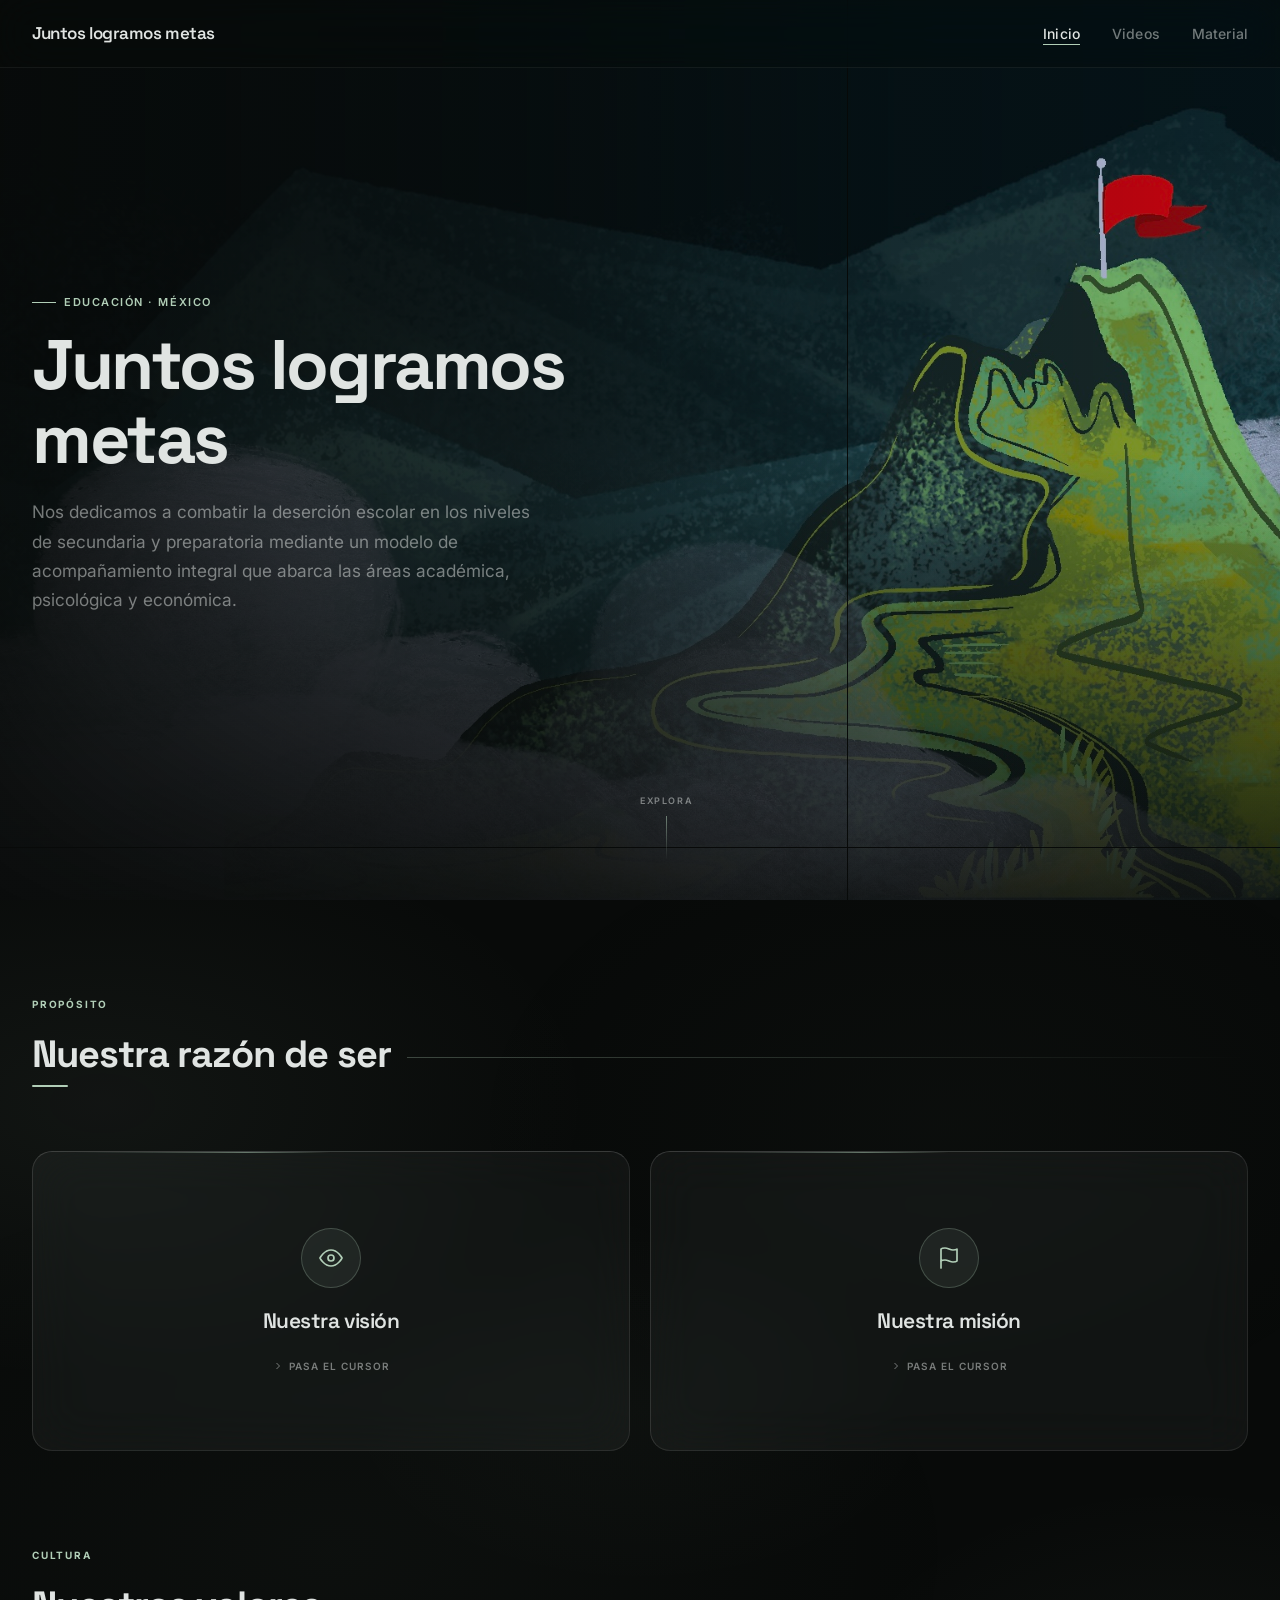
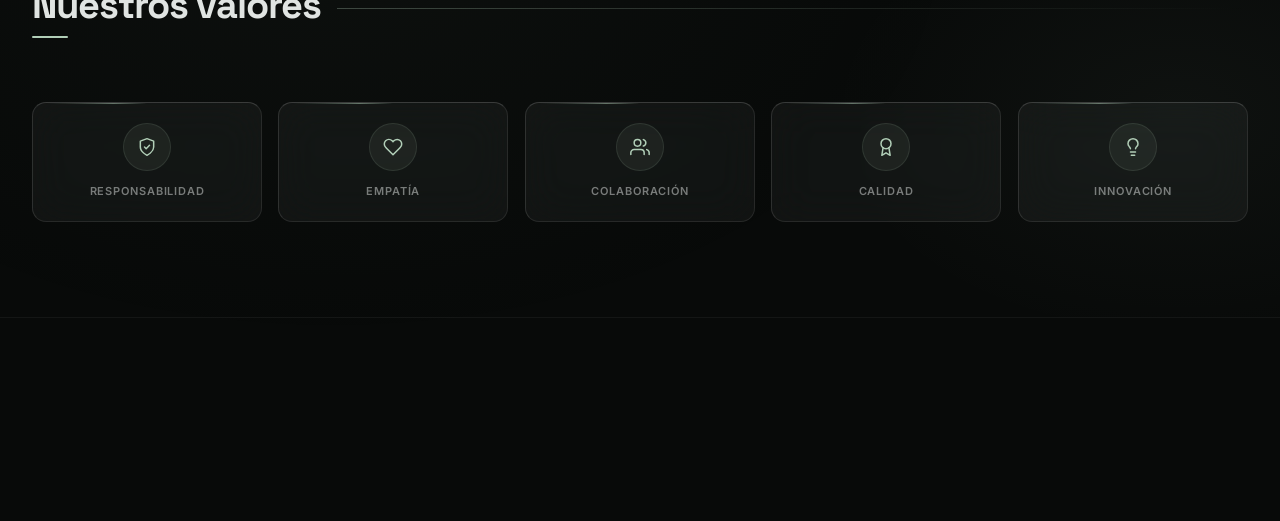
<file: index.html>
<!DOCTYPE html>
<html lang="es">
<head>
    <meta charset="UTF-8">
    <meta name="viewport" content="width=device-width, initial-scale=1.0">
    <title>Juntos logramos metas</title>
    <meta name="description" content="Combatimos la deserción escolar en México con acompañamiento integral académico, psicológico y económico.">
    <link rel="preconnect" href="https://fonts.googleapis.com">
    <link rel="preconnect" href="https://fonts.gstatic.com" crossorigin>
    <link href="https://fonts.googleapis.com/css2?family=Space+Grotesk:wght@400;500;600;700&family=Inter:wght@400;500;600&display=swap" rel="stylesheet">
    <link rel="stylesheet" href="styles.css">
</head>
<body>

  <!-- ===== NAV ===== -->
    <header>
        <nav class="nav" aria-label="Navegación principal">
            <p class="nav-logo">Juntos logramos metas</p>
            <ul class="nav-links" role="list">
                <li><a href="index.html" class="active" aria-current="page">Inicio</a></li>
                <li><a href="videos.html">Videos</a></li>
                <li><a href="material.html">Material</a></li>
            </ul>
        </nav>
    </header>

    <!-- ===== HERO ===== -->
    <main>
        <section class="hero" aria-label="Portada">

      <!-- Background video -->
        <div class="hero-video-wrap" aria-hidden="true">
            <!--<video class="hero-video" src="assets/drawing.mov" autoplay muted loop playsinline preload="auto" aria-hidden="true"></video>-->
            <img class="hero-video" src="assets/drawing.jpeg">
        </div>

      <!-- Cinematic directional overlay -->
        <div class="hero-overlay" aria-hidden="true"></div>

      <!-- Scroll-driven fog veil (opacity animated by JS) -->
        <div class="hero-fog-veil" aria-hidden="true"></div>

      <!-- Content -->
        <div class="hero-content">
            <p class="hero-eyebrow" aria-label="Categoría">
                <span class="hero-eyebrow-line" aria-hidden="true"></span>
                Educación · México
            </p>
            <h1 class="hero-title">Juntos logramos metas</h1>
            <p class="hero-lead">
                Nos dedicamos a combatir la deserción escolar en los niveles de secundaria
                y preparatoria mediante un modelo de acompañamiento integral que abarca
                las áreas académica, psicológica y económica.
            </p>
        </div>

      <!-- Scroll indicator -->
        <div class="hero-scroll-indicator" aria-hidden="true">
            <span class="hero-scroll-label">Explora</span>
            <div class="hero-scroll-line"></div>
        </div>

    </section>

    <!-- ===== FOG ENVIRONMENT: Mission + Vision + Values ===== -->
    <div class="fog-environment">

      <!-- MISSION + VISION -->
        <div class="mv-section">

            <div class="values-header reveal" data-reveal-delay="0">
                <div>
                    <span class="section-label">Propósito</span>
                    <h2 class="section-title" style="margin-bottom: 0;">Nuestra razón de ser</h2>
                    <div class="section-rule"></div>
                </div>
                <div class="values-header-rule" aria-hidden="true"></div>
            </div>

            <div class="mv-grid">

                <!-- VISION flip card -->
                <div class="flip-card reveal" data-reveal-delay="80" aria-label="Nuestra visión — pasa el cursor para leer">
                    <div class="flip-inner">

                        <!-- Front: icon + title only -->
                        <div class="flip-face flip-front">
                            <div class="flip-icon-ring" aria-hidden="true">
                    <!-- Eye icon -->
                                <svg viewBox="0 0 24 24" aria-hidden="true">
                                    <path d="M1 12s4-8 11-8 11 8 11 8-4 8-11 8-11-8-11-8z"/>
                                    <circle cx="12" cy="12" r="3"/>
                                </svg>
                            </div>
                            <span class="flip-front-title">Nuestra visión</span>
                            <span class="flip-hint" aria-hidden="true">
                                <svg viewBox="0 0 24 24"><polyline points="9 18 15 12 9 6"/></svg>
                                Pasa el cursor
                            </span>
                        </div>

                        <!-- Back: full text -->
                        <div class="flip-face flip-back" aria-hidden="true">
                            <span class="flip-back-tag">Visión</span>
                            <h3 class="flip-back-title">Nuestra visión</h3>
                            <p class="flip-back-text">
                                Ser un proyecto social líder en México, cuyos materiales didácticos sean
                                utilizados por estudiantes en todos los estados, para reducir
                                significativamente el porcentaje de deserción escolar nacional.
                            </p>
                        </div>

                    </div>
                </div>

                <!-- MISSION flip card -->
                <div class="flip-card reveal" data-reveal-delay="160" aria-label="Nuestra misión — pasa el cursor para leer">
                    <div class="flip-inner">

                        <!-- Front -->
                        <div class="flip-face flip-front">
                            <div class="flip-icon-ring" aria-hidden="true">
                                <!-- Flag icon -->
                                <svg viewBox="0 0 24 24" aria-hidden="true">
                                    <path d="M4 15s1-1 4-1 5 2 8 2 4-1 4-1V3s-1 1-4 1-5-2-8-2-4 1-4 1z"/>
                                    <line x1="4" y1="22" x2="4" y2="15"/>
                                </svg>
                            </div>
                            <span class="flip-front-title">Nuestra misión</span>
                            <span class="flip-hint" aria-hidden="true">
                                <svg viewBox="0 0 24 24"><polyline points="9 18 15 12 9 6"/></svg>
                                Pasa el cursor
                            </span>
                        </div>

                        <!-- Back -->
                        <div class="flip-face flip-back" aria-hidden="true">
                            <span class="flip-back-tag">Misión</span>
                            <h3 class="flip-back-title">Nuestra misión</h3>
                            <p class="flip-back-text">
                                Combatir la deserción escolar y buscar la conclusión exitosa de los
                                estudios, a través de un enfoque integral, en los niveles secundaria
                                y preparatoria en México.
                            </p>
                        </div>
                    </div>
                </div>
            </div>
        </div>

      <!-- VALUES -->
      <div class="values-section">
            <div class="values-header reveal" data-reveal-delay="0">
                <div>
                    <span class="section-label">Cultura</span>
                    <h2 class="section-title" style="margin-bottom: 0;">Nuestros valores</h2>
                    <div class="section-rule"></div>
                </div>
                <div class="values-header-rule" aria-hidden="true"></div>
            </div>

            <div class="values-grid" role="list" aria-label="Valores de Juntos logramos metas">

                <!-- Responsabilidad -->
                <div class="glass-card value-card reveal" data-reveal-delay="0" role="listitem">
                    <div class="value-icon" aria-hidden="true">
                        <!-- Shield-check -->
                        <svg viewBox="0 0 24 24">
                            <path d="M12 22s8-4 8-10V5l-8-3-8 3v7c0 6 8 10 8 10z"/>
                            <polyline points="9 12 11 14 15 10"/>
                        </svg>
                    </div>
                    <span class="value-label">Responsabilidad</span>
                </div>

                <!-- Empatía -->
                <div class="glass-card value-card reveal" data-reveal-delay="60" role="listitem">
                    <div class="value-icon" aria-hidden="true">
                        <!-- Heart -->
                        <svg viewBox="0 0 24 24">
                            <path d="M20.84 4.61a5.5 5.5 0 0 0-7.78 0L12 5.67l-1.06-1.06a5.5 5.5 0 0 0-7.78 7.78l1.06 1.06L12 21.23l7.78-7.78 1.06-1.06a5.5 5.5 0 0 0 0-7.78z"/>
                        </svg>
                    </div>
                    <span class="value-label">Empatía</span>
                </div>

                <!-- Colaboración -->
                <div class="glass-card value-card reveal" data-reveal-delay="120" role="listitem">
                    <div class="value-icon" aria-hidden="true">
                        <!-- Users -->
                        <svg viewBox="0 0 24 24">
                            <path d="M17 21v-2a4 4 0 0 0-4-4H5a4 4 0 0 0-4 4v2"/>
                            <circle cx="9" cy="7" r="4"/>
                            <path d="M23 21v-2a4 4 0 0 0-3-3.87"/>
                            <path d="M16 3.13a4 4 0 0 1 0 7.75"/>
                        </svg>
                    </div>
                    <span class="value-label">Colaboración</span>
                </div>

                <!-- Calidad -->
                <div class="glass-card value-card reveal" data-reveal-delay="180" role="listitem">
                    <div class="value-icon" aria-hidden="true">
                        <!-- Award -->
                        <svg viewBox="0 0 24 24">
                            <circle cx="12" cy="8" r="6"/>
                            <path d="M15.477 12.89L17 22l-5-3-5 3 1.523-9.11"/>
                        </svg>
                    </div>
                    <span class="value-label">Calidad</span>
                </div>

                <!-- Innovación -->
                <div class="glass-card value-card reveal" data-reveal-delay="240" role="listitem">
                    <div class="value-icon" aria-hidden="true">
                        <!-- Lightbulb -->
                        <svg viewBox="0 0 24 24">
                            <line x1="9" y1="18" x2="15" y2="18"/>
                            <line x1="10" y1="22" x2="14" y2="22"/>
                            <path d="M15.09 14c.18-.98.65-1.74 1.41-2.5A4.65 4.65 0 0 0 18 8 6 6 0 0 0 6 8c0 1 .23 2.23 1.5 3.5A4.61 4.61 0 0 1 8.91 14"/>
                        </svg>
                    </div>
                    <span class="value-label">Innovación</span>
                </div>

        </div>
      </div>

    </div><!-- /fog-environment -->

  </main>

  <!-- ===== FOOTER ===== -->
  <footer class="footer"></footer>
  <script src="script.js"></script>
</body>
</html>
</file>
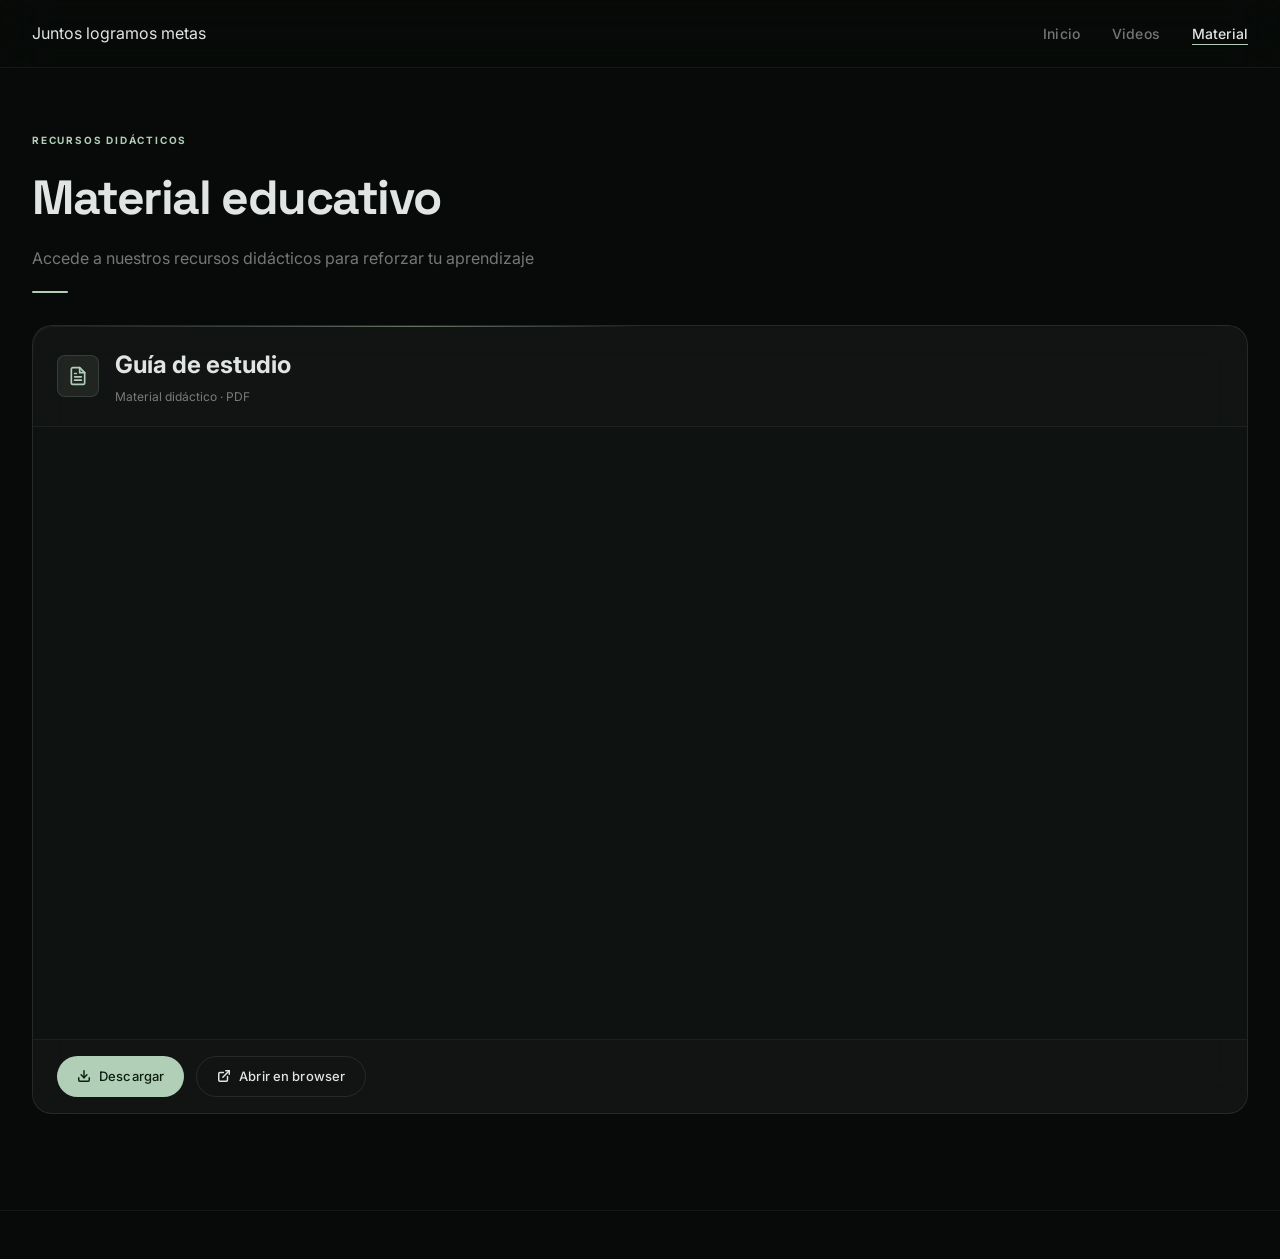
<file: material.html>
<!DOCTYPE html>
<html lang="es">
<head>
  <meta charset="UTF-8">
  <meta name="viewport" content="width=device-width, initial-scale=1.0">
  <title>Material — Juntos logramos metas</title>
  <meta name="description" content="Accede a nuestros recursos didácticos para reforzar tu aprendizaje.">
  <link rel="preconnect" href="https://fonts.googleapis.com">
  <link rel="preconnect" href="https://fonts.gstatic.com" crossorigin>
  <link href="https://fonts.googleapis.com/css2?family=Space+Grotesk:wght@400;500;600;700&family=Inter:wght@400;500;600&display=swap" rel="stylesheet">
  <link rel="stylesheet" href="styles.css">
</head>
<body>

  <!-- ===== NAV ===== -->
  <header>
    <nav class="nav" aria-label="Navegación principal">
      <p>Juntos logramos metas</p>
      <ul class="nav-links" role="list">
        <li><a href="index.html">Inicio</a></li>
        <li><a href="videos.html">Videos</a></li>
        <li><a href="material.html" class="active" aria-current="page">Material</a></li>
      </ul>
    </nav>
  </header>

  <main class="page-shell">

    <!-- Page header -->
    <div class="page-header-block">
      <span class="page-eyebrow">Recursos didácticos</span>
      <h1 class="page-title">Material educativo</h1>
      <p class="page-subtitle">
        Accede a nuestros recursos didácticos para reforzar tu aprendizaje
      </p>
      <div class="page-rule"></div>
    </div>

    <!-- PDF viewer -->
    <div class="material-layout">
      <div class="glass-card pdf-card">

        <div class="pdf-card-head">
          <div class="pdf-icon" aria-hidden="true">
            <svg viewBox="0 0 24 24">
              <path d="M14 2H6a2 2 0 0 0-2 2v16a2 2 0 0 0 2 2h12a2 2 0 0 0 2-2V8z"/>
              <polyline points="14 2 14 8 20 8"/>
              <line x1="16" y1="13" x2="8" y2="13"/>
              <line x1="16" y1="17" x2="8" y2="17"/>
              <polyline points="10 9 9 9 8 9"/>
            </svg>
          </div>
          <div class="pdf-card-head-info">
            <h2>Guía de estudio</h2>
            <p class="pdf-meta">Material didáctico · PDF</p>
          </div>
        </div>

        <div class="pdf-embed-box">
          <iframe
            class="pdf-embed"
            src="assets/material.pdf"
            title="Material educativo en PDF"
            aria-label="Guía de estudio en formato PDF"
          ></iframe>
          <div class="pdf-fallback" role="alert" aria-live="polite">
            <svg viewBox="0 0 24 24" fill="none" stroke="currentColor" stroke-width="1.5" stroke-linecap="round" stroke-linejoin="round" aria-hidden="true" width="40" height="40">
              <path d="M14 2H6a2 2 0 0 0-2 2v16a2 2 0 0 0 2 2h12a2 2 0 0 0 2-2V8z"/>
              <polyline points="14 2 14 8 20 8"/>
            </svg>
            <p>Tu navegador no puede mostrar este PDF en línea.</p>
            <a href="assets/material.pdf" class="btn btn-primary" download>
              <svg width="14" height="14" viewBox="0 0 24 24" fill="none" stroke="currentColor" stroke-width="2.5" stroke-linecap="round" stroke-linejoin="round" aria-hidden="true">
                <path d="M21 15v4a2 2 0 0 1-2 2H5a2 2 0 0 1-2-2v-4"/>
                <polyline points="7 10 12 15 17 10"/>
                <line x1="12" y1="15" x2="12" y2="3"/>
              </svg>
              Descargar PDF
            </a>
          </div>
        </div>

        <div class="pdf-actions">
          <a href="assets/material.pdf" class="btn btn-primary" download>
            <svg width="14" height="14" viewBox="0 0 24 24" fill="none" stroke="currentColor" stroke-width="2.5" stroke-linecap="round" stroke-linejoin="round" aria-hidden="true">
              <path d="M21 15v4a2 2 0 0 1-2 2H5a2 2 0 0 1-2-2v-4"/>
              <polyline points="7 10 12 15 17 10"/>
              <line x1="12" y1="15" x2="12" y2="3"/>
            </svg>
            Descargar
          </a>
          <a href="assets/material.pdf" class="btn btn-outline" target="_blank" rel="noopener">
            <svg width="14" height="14" viewBox="0 0 24 24" fill="none" stroke="currentColor" stroke-width="2.5" stroke-linecap="round" stroke-linejoin="round" aria-hidden="true">
              <path d="M18 13v6a2 2 0 0 1-2 2H5a2 2 0 0 1-2-2V8a2 2 0 0 1 2-2h6"/>
              <polyline points="15 3 21 3 21 9"/>
              <line x1="10" y1="14" x2="21" y2="3"/>
            </svg>
            Abrir en browser
          </a>
        </div>

      </div>
    </div>

  </main>

  <!-- ===== FOOTER ===== -->
  <footer class="footer"></footer>

  <script src="script.js"></script>
</body>
</html>
</file>
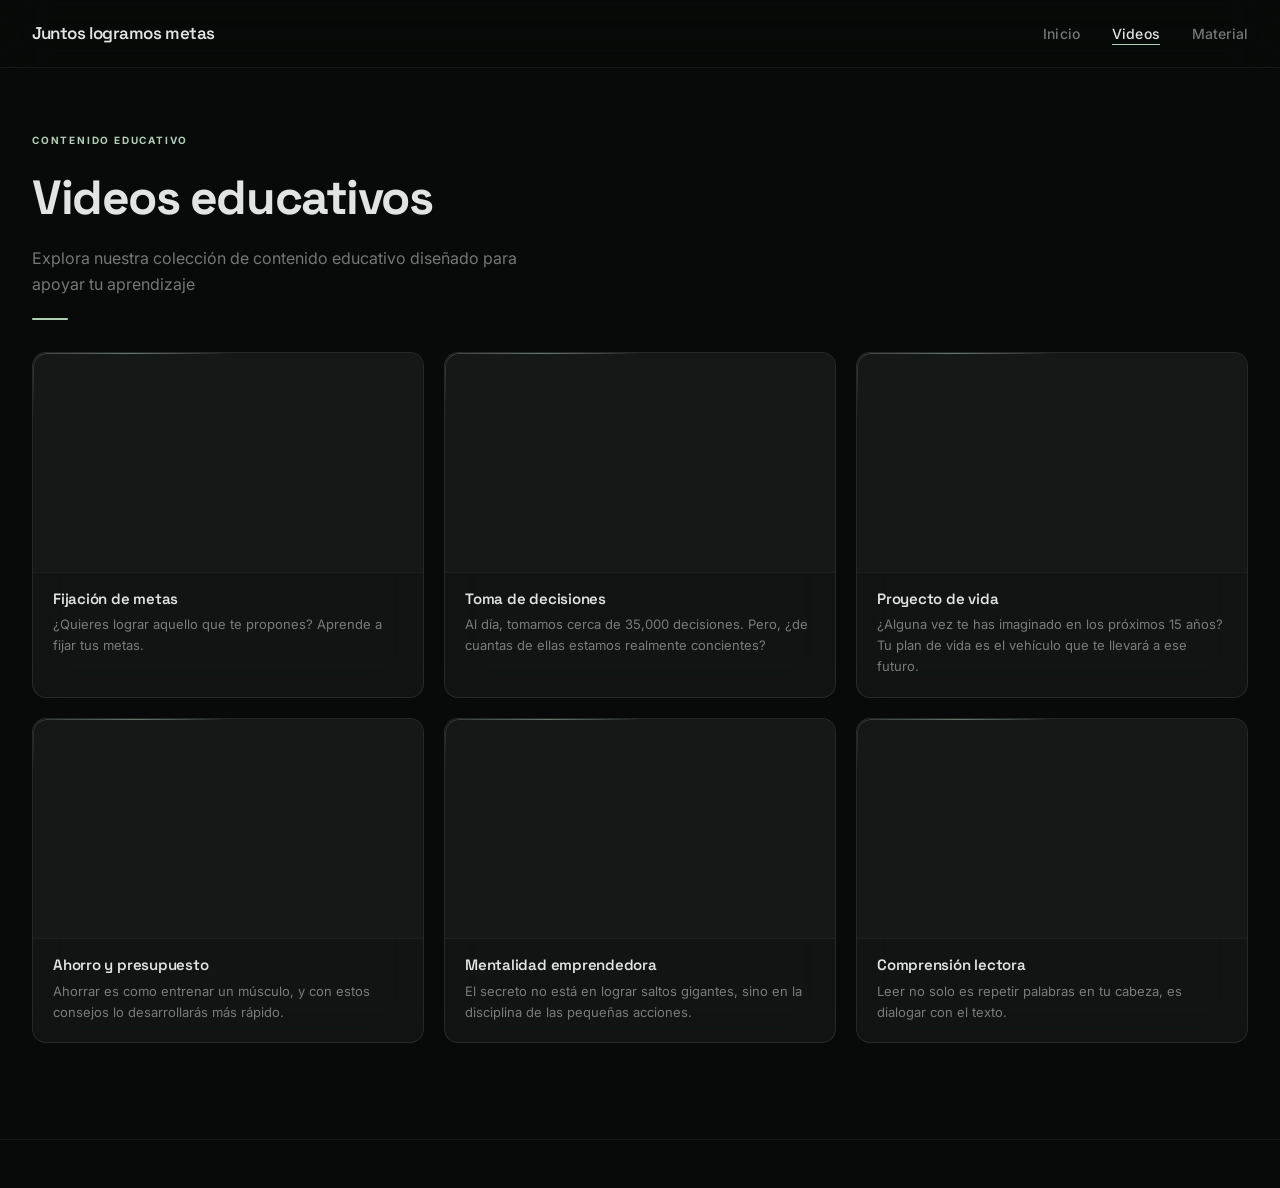
<file: videos.html>
<!DOCTYPE html>
<html lang="es">
<head>
  <meta charset="UTF-8">
  <meta name="viewport" content="width=device-width, initial-scale=1.0">
  <title>Videos — Juntos logramos metas</title>
  <meta name="description" content="Explora nuestra colección de videos educativos diseñados para apoyar a estudiantes de secundaria y preparatoria.">
  <link rel="preconnect" href="https://fonts.googleapis.com">
  <link rel="preconnect" href="https://fonts.gstatic.com" crossorigin>
  <link href="https://fonts.googleapis.com/css2?family=Space+Grotesk:wght@400;500;600;700&family=Inter:wght@400;500;600&display=swap" rel="stylesheet">
  <link rel="stylesheet" href="styles.css">
</head>
<body>

  <!-- ===== NAV ===== -->
  <header>
    <nav class="nav" aria-label="Navegación principal">
      <a class="nav-logo" href="index.html">Juntos logramos metas</a>
      <ul class="nav-links" role="list">
        <li><a href="index.html">Inicio</a></li>
        <li><a href="videos.html" class="active" aria-current="page">Videos</a></li>
        <li><a href="material.html">Material</a></li>
      </ul>
    </nav>
  </header>

  <main class="page-shell">

    <!-- Page header -->
    <div class="page-header-block">
      <span class="page-eyebrow">Contenido educativo</span>
      <h1 class="page-title">Videos educativos</h1>
      <p class="page-subtitle">
        Explora nuestra colección de contenido educativo diseñado para apoyar tu aprendizaje
      </p>
      <div class="page-rule"></div>
    </div>

    <!-- Videos grid -->
    <div class="videos-grid" aria-label="Videos educativos">

      <article class="video-card glass-card">
        <div class="video-frame">
          <iframe
            src="https://www.youtube.com/embed/PwdbLqK8cTc"
            title="Fijación de metas"
            frameborder="0"
            loading="lazy"
            allow="accelerometer; autoplay; clipboard-write; encrypted-media; gyroscope; picture-in-picture; web-share"
            allowfullscreen
          ></iframe>
        </div>
        <div class="video-body">
          <h3>Fijación de metas</h3>
          <p>¿Quieres lograr aquello que te propones? Aprende a fijar tus metas.</p>
        </div>
      </article>

      <article class="video-card glass-card">
        <div class="video-frame">
          <iframe
            src="https://www.youtube.com/embed/3Mva0xQBhi4"
            title="Toma de desiciones"
            frameborder="0"
            loading="lazy"
            allow="accelerometer; autoplay; clipboard-write; encrypted-media; gyroscope; picture-in-picture; web-share"
            allowfullscreen
          ></iframe>
        </div>
        <div class="video-body">
          <h3>Toma de decisiones</h3>
          <p>Al día, tomamos cerca de 35,000 decisiones. Pero, ¿de cuantas de ellas estamos realmente concientes?</p>
        </div>
      </article>

      <article class="video-card glass-card">
        <div class="video-frame">
          <iframe
            src="https://www.youtube.com/embed/ySAKBDtQYJc"
            title="Proyecto de vida"
            frameborder="0"
            loading="lazy"
            allow="accelerometer; autoplay; clipboard-write; encrypted-media; gyroscope; picture-in-picture; web-share"
            allowfullscreen
          ></iframe>
        </div>
        <div class="video-body">
          <h3>Proyecto de vida</h3>
          <p>¿Alguna vez te has imaginado en los próximos 15 años? Tu plan de vida es el vehículo que te llevará a ese futuro.</p>
        </div>
      </article>

      <article class="video-card glass-card">
        <div class="video-frame">
          <iframe
            src="https://www.youtube.com/embed/iLdSQ_YSX-o"
            title="Ahorro y presupuesto"
            frameborder="0"
            loading="lazy"
            allow="accelerometer; autoplay; clipboard-write; encrypted-media; gyroscope; picture-in-picture; web-share"
            allowfullscreen
          ></iframe>
        </div>
        <div class="video-body">
          <h3>Ahorro y presupuesto</h3>
          <p>Ahorrar es como entrenar un músculo, y con estos consejos lo desarrollarás más rápido.</p>
        </div>
      </article>

      <article class="video-card glass-card">
        <div class="video-frame">
          <iframe
            src="https://www.youtube.com/embed/P8fR-PngP8Y"
            title="Mentalidad emprendedora"
            frameborder="0"
            loading="lazy"
            allow="accelerometer; autoplay; clipboard-write; encrypted-media; gyroscope; picture-in-picture; web-share"
            allowfullscreen
          ></iframe>
        </div>
        <div class="video-body">
          <h3>Mentalidad emprendedora</h3>
          <p>El secreto no está en lograr saltos gigantes, sino en la disciplina de las pequeñas acciones.</p>
        </div>
      </article>

      <article class="video-card glass-card">
        <div class="video-frame">
          <iframe
            src="https://www.youtube.com/embed/ultcM0OyD9Q"
            title="Comprensión lectora"
            frameborder="0"
            loading="lazy"
            allow="accelerometer; autoplay; clipboard-write; encrypted-media; gyroscope; picture-in-picture; web-share"
            allowfullscreen
          ></iframe>
        </div>
        <div class="video-body">
          <h3>Comprensión lectora</h3>
          <p>Leer no solo es repetir palabras en tu cabeza, es dialogar con el texto.</p>
        </div>
      </article>

    </div>
  </main>

  <!-- ===== FOOTER ===== -->
  <footer class="footer"></footer>
  <script src="script.js"></script>
</body>
</html>
</file>
<file: styles.css>
/* =====================================================
   Juntos logramos metas — Shared Design System
   Cinematic · Dark · Glassmorphism · Minimal
   ===================================================== */

/* ===== CUSTOM PROPERTIES ===== */
:root {
  /* Color tokens */
  --bg:                #080a09;
  --surface:           #0e1210;
  --surface-raised:    #141918;
  --primary:           #b1ceb7;
  --primary-glow:      rgba(177, 206, 183, 0.12);
  --primary-dim:       rgba(177, 206, 183, 0.55);
  --secondary:         #8ba892;
  --on-surface:        #e0e4e2;
  --on-surface-muted:  rgba(224, 228, 226, 0.5);

  /* Glass tokens */
  --glass-bg:          rgba(255, 255, 255, 0.042);
  --glass-bg-hover:    rgba(255, 255, 255, 0.075);
  --glass-border:      rgba(255, 255, 255, 0.09);
  --glass-border-top:  rgba(255, 255, 255, 0.16);

  /* Spacing (4-based scale) */
  --sp-1:  4px;
  --sp-2:  8px;
  --sp-3:  12px;
  --sp-4:  16px;
  --sp-5:  20px;
  --sp-6:  24px;
  --sp-8:  32px;
  --sp-10: 40px;
  --sp-12: 48px;
  --sp-16: 64px;
  --sp-20: 80px;
  --sp-24: 96px;

  /* Radius */
  --r-sm:   8px;
  --r-md:   14px;
  --r-lg:   20px;
  --r-xl:   28px;
  --r-full: 9999px;

  /* Typography */
  --font-head: 'Space Grotesk', system-ui, sans-serif;
  --font-body: 'Inter', system-ui, sans-serif;

  /* Motion */
  --ease-spring: cubic-bezier(0.34, 1.3, 0.64, 1);
  --ease-out:    cubic-bezier(0.22, 1, 0.36, 1);
  --ease-in-out: cubic-bezier(0.4, 0, 0.2, 1);
  --dur-xs:  100ms;
  --dur-sm:  180ms;
  --dur-md:  280ms;
  --dur-lg:  500ms;
  --dur-xl:  700ms;

  /* Z-index scale */
  --z-base:    0;
  --z-card:   10;
  --z-sticky: 40;
  --z-nav:   100;
}

/* ===== RESET ===== */
*, *::before, *::after {
  box-sizing: border-box;
  margin: 0;
  padding: 0;
}
html {
  scroll-behavior: smooth;
  -webkit-text-size-adjust: 100%;
}
body {
  background: var(--bg);
  color: var(--on-surface);
  font-family: var(--font-body);
  font-size: 16px;
  line-height: 1.6;
  -webkit-font-smoothing: antialiased;
  -moz-osx-font-smoothing: grayscale;
  overflow-x: hidden;
}
a { color: inherit; text-decoration: none; }
img, video { display: block; max-width: 100%; }
button { font: inherit; cursor: pointer; border: none; background: none; }

/* ===== NAV ===== */
.nav {
  position: fixed;
  inset: 0 0 auto;
  z-index: var(--z-nav);
  display: flex;
  align-items: center;
  justify-content: space-between;
  padding: 0 var(--sp-8);
  height: 68px;
  background: rgba(8, 10, 9, 0.4);
  backdrop-filter: blur(24px) saturate(1.6);
  -webkit-backdrop-filter: blur(24px) saturate(1.6);
  border-bottom: 1px solid rgba(255, 255, 255, 0.06);
  transition: background var(--dur-md) var(--ease-out),
              border-color var(--dur-md) var(--ease-out);
}
.nav.scrolled {
  background: rgba(8, 10, 9, 0.82);
  border-color: rgba(255, 255, 255, 0.09);
}
.nav-logo {
  font-family: var(--font-head);
  font-size: 17px;
  font-weight: 600;
  letter-spacing: -0.025em;
  color: var(--on-surface);
}
.nav-links {
  display: flex;
  gap: var(--sp-8);
  list-style: none;
}
.nav-links a {
  position: relative;
  font-size: 14px;
  font-weight: 500;
  letter-spacing: 0.01em;
  color: var(--on-surface-muted);
  transition: color var(--dur-sm) var(--ease-out);
  padding-bottom: 3px;
}
.nav-links a::after {
  content: '';
  position: absolute;
  bottom: 0;
  left: 0;
  width: 0;
  height: 1px;
  background: var(--primary);
  transition: width var(--dur-md) var(--ease-out);
}
.nav-links a:hover { color: var(--on-surface); }
.nav-links a.active { color: var(--on-surface); }
.nav-links a.active::after,
.nav-links a:hover::after { width: 100%; }

/* Mobile nav hamburger (hidden by default on desktop) */
.nav-hamburger {
  display: none;
  width: 44px;
  height: 44px;
  align-items: center;
  justify-content: center;
  color: var(--on-surface);
}

/* ===== GLASS CARD ===== */
.glass-card {
  position: relative;
  background: var(--glass-bg);
  backdrop-filter: blur(20px) saturate(1.4);
  -webkit-backdrop-filter: blur(20px) saturate(1.4);
  border: 1px solid var(--glass-border);
  border-top-color: var(--glass-border-top);
  border-left-color: rgba(255, 255, 255, 0.12);
  border-radius: var(--r-lg);
  isolation: isolate;
  overflow: hidden;
}

/* @property enables smooth CSS-only angle interpolation for the border glow */
@property --glow-angle {
  syntax: '<angle>';
  inherits: false;
  initial-value: 0deg;
}

/* Animated border glow — a soft highlight orbits the card edge */
.glass-card::after,
.flip-face::after {
  content: '';
  position: absolute;
  inset: 0;
  border-radius: inherit;
  pointer-events: none;
  z-index: 2;
  padding: 1px;
  background: conic-gradient(
    from var(--glow-angle) at 50% 50%,
    transparent 0deg,
    transparent 300deg,
    rgba(177, 206, 183, 0.28) 315deg,
    rgba(177, 206, 183, 0.52) 330deg,
    rgba(177, 206, 183, 0.28) 345deg,
    transparent 360deg
  );
  -webkit-mask:
    linear-gradient(#fff 0 0) content-box,
    linear-gradient(#fff 0 0);
  -webkit-mask-composite: xor;
  mask:
    linear-gradient(#fff 0 0) content-box,
    linear-gradient(#fff 0 0);
  mask-composite: exclude;
  animation: border-glow-spin var(--glow-dur, 8s) linear var(--glow-delay, 0s) infinite;
}

@keyframes border-glow-spin {
  to { --glow-angle: 360deg; }
}

/* ===== HERO SECTION ===== */
.hero {
  position: relative;
  height: 100dvh;
  min-height: 580px;
  display: flex;
  align-items: center;
  overflow: hidden;
}
.hero-video-wrap {
  position: absolute;
  inset: 0;
  z-index: 0;
  will-change: transform;
}
.hero-video {
  width: 100%;
  height: 100%;
  object-fit: cover;
  will-change: transform, opacity;
  transform-origin: center center;
}
/* Directional overlay: strong left fade for text legibility */
.hero-overlay {
  position: absolute;
  inset: 0;
  z-index: 1;
  background:
    linear-gradient(90deg,
      rgba(8, 10, 9, 0.92) 0%,
      rgba(8, 10, 9, 0.65) 40%,
      rgba(8, 10, 9, 0.20) 70%,
      rgba(8, 10, 9, 0.05) 100%
    ),
    linear-gradient(180deg,
      rgba(8, 10, 9, 0.0) 50%,
      rgba(8, 10, 9, 0.85) 100%
    );
  pointer-events: none;
}
/* Scroll-driven fog: this element's opacity is driven by JS */
.hero-fog-veil {
  position: absolute;
  inset: 0;
  z-index: 2;
  background: var(--bg);
  opacity: 0;
  pointer-events: none;
  transition: none; /* driven by JS rAF */
}
.hero-content {
  position: relative;
  z-index: 3;
  width: 100%;
  max-width: 1280px;
  margin: 0 auto;
  padding: 0 var(--sp-8);
}
.hero-eyebrow {
  display: inline-flex;
  align-items: center;
  gap: var(--sp-2);
  font-size: 11px;
  font-weight: 600;
  letter-spacing: 0.14em;
  text-transform: uppercase;
  color: var(--primary);
  margin-bottom: var(--sp-4);
  opacity: 0;
  transform: translateY(14px);
  animation: fade-up 0.75s var(--ease-out) 0.15s forwards;
}
.hero-eyebrow-line {
  display: block;
  width: 24px;
  height: 1px;
  background: var(--primary);
  flex-shrink: 0;
}
.hero-title {
  font-family: var(--font-head);
  font-size: clamp(38px, 5.5vw, 70px);
  font-weight: 700;
  letter-spacing: -0.035em;
  line-height: 1.07;
  color: var(--on-surface);
  max-width: 12ch;
  margin-bottom: var(--sp-5);
  opacity: 0;
  transform: translateY(18px);
  animation: fade-up 0.85s var(--ease-out) 0.3s forwards;
}
.hero-lead {
  font-size: clamp(15px, 1.35vw, 18px);
  line-height: 1.7;
  color: var(--on-surface-muted);
  max-width: 46ch;
  margin-bottom: 0;
  opacity: 0;
  transform: translateY(18px);
  animation: fade-up 0.85s var(--ease-out) 0.46s forwards;
}
.hero-scroll-indicator {
  position: absolute;
  bottom: var(--sp-10);
  left: 50%;
  transform: translateX(-50%);
  z-index: 3;
  display: flex;
  flex-direction: column;
  align-items: center;
  gap: var(--sp-2);
  opacity: 0;
  animation: fade-up 1s var(--ease-out) 1.1s forwards;
}
.hero-scroll-label {
  font-size: 9px;
  font-weight: 600;
  letter-spacing: 0.18em;
  text-transform: uppercase;
  color: var(--on-surface-muted);
}
.hero-scroll-line {
  width: 1px;
  height: 44px;
  background: linear-gradient(to bottom, var(--primary-dim), transparent);
  animation: scroll-breathe 2.2s ease-in-out 2s infinite;
}
@keyframes scroll-breathe {
  0%, 100% { opacity: 0.7; transform: scaleY(1); transform-origin: top; }
  50%       { opacity: 0.3; transform: scaleY(0.6); transform-origin: top; }
}

/* ===== FOG ENVIRONMENT (shared Mission+Vision + Values) ===== */
.fog-environment {
  position: relative;
  background: var(--bg);
  /* Subtle atmospheric glows */
  background-image:
    radial-gradient(ellipse 70% 50% at 8% 20%,  rgba(177,206,183, 0.055) 0%, transparent 55%),
    radial-gradient(ellipse 55% 45% at 92% 80%, rgba(177,206,183, 0.04)  0%, transparent 50%),
    radial-gradient(ellipse 40% 30% at 50% 50%, rgba(177,206,183, 0.025) 0%, transparent 60%);
}
/* Slow-drifting ambient mist */
.fog-environment::before {
  content: '';
  position: absolute;
  inset: -20% -10%;
  background:
    radial-gradient(ellipse 60% 40% at 30% 60%, rgba(177,206,183, 0.03) 0%, transparent 70%),
    radial-gradient(ellipse 50% 35% at 70% 30%, rgba(177,206,183, 0.025) 0%, transparent 65%);
  animation: fog-drift 18s ease-in-out infinite alternate;
  pointer-events: none;
  z-index: 0;
}
@keyframes fog-drift {
  0%   { transform: translate(0, 0) scale(1); }
  100% { transform: translate(2%, 1.5%) scale(1.04); }
}

/* ===== MISSION + VISION SECTION ===== */
.mv-section {
  position: relative;
  z-index: 1;
  padding: var(--sp-24) var(--sp-8) var(--sp-12);
  max-width: 1280px;
  margin: 0 auto;
}
.section-label {
  display: block;
  font-size: 10px;
  font-weight: 700;
  letter-spacing: 0.18em;
  text-transform: uppercase;
  color: var(--primary);
  margin-bottom: var(--sp-3);
}
.section-title {
  font-family: var(--font-head);
  font-size: clamp(26px, 3vw, 38px);
  font-weight: 700;
  letter-spacing: -0.028em;
  color: var(--on-surface);
  margin-bottom: var(--sp-8);
}
.section-rule {
  width: 36px;
  height: 2px;
  background: var(--primary);
  border-radius: var(--r-full);
  margin-bottom: var(--sp-8);
}
.mv-grid {
  display: grid;
  grid-template-columns: 1fr 1fr;
  gap: var(--sp-5);
}

/* ===== 3D FLIP CARD ===== */
.flip-card {
  perspective: 1100px;
  height: 300px;
}
.flip-inner {
  position: relative;
  width: 100%;
  height: 100%;
  transform-style: preserve-3d;
  transition: transform var(--dur-xl) var(--ease-spring);
  will-change: transform;
}
.flip-card:hover .flip-inner {
  transform: rotateY(180deg);
}
/* Touch fallback: tap to toggle */
.flip-card.flipped .flip-inner {
  transform: rotateY(180deg);
}
.flip-face {
  position: absolute;
  inset: 0;
  backface-visibility: hidden;
  -webkit-backface-visibility: hidden;
  border-radius: var(--r-lg);
  overflow: hidden;
  /* Glass styling */
  background: var(--glass-bg);
  backdrop-filter: blur(24px) saturate(1.4);
  -webkit-backdrop-filter: blur(24px) saturate(1.4);
  border: 1px solid var(--glass-border);
  border-top-color: var(--glass-border-top);
  border-left-color: rgba(255,255,255,0.12);
  isolation: isolate;
}
.flip-front {
  display: flex;
  flex-direction: column;
  align-items: center;
  justify-content: center;
  gap: var(--sp-4);
  padding: var(--sp-8);
  text-align: center;
}
.flip-back {
  transform: rotateY(180deg);
  display: flex;
  flex-direction: column;
  justify-content: center;
  padding: var(--sp-8) var(--sp-6);
  gap: var(--sp-3);
}
.flip-icon-ring {
  width: 60px;
  height: 60px;
  border-radius: var(--r-full);
  border: 1px solid rgba(177,206,183,0.25);
  background: rgba(177,206,183,0.08);
  display: flex;
  align-items: center;
  justify-content: center;
  flex-shrink: 0;
  transition: background var(--dur-md) var(--ease-out),
              border-color var(--dur-md) var(--ease-out);
}
.flip-card:hover .flip-icon-ring {
  background: rgba(177,206,183,0.14);
  border-color: rgba(177,206,183,0.4);
}
.flip-icon-ring svg {
  width: 24px;
  height: 24px;
  stroke: var(--primary);
  stroke-width: 1.7;
  fill: none;
  stroke-linecap: round;
  stroke-linejoin: round;
}
.flip-front-title {
  font-family: var(--font-head);
  font-size: 21px;
  font-weight: 600;
  letter-spacing: -0.022em;
  color: var(--on-surface);
}
.flip-hint {
  display: flex;
  align-items: center;
  gap: 5px;
  font-size: 10px;
  font-weight: 600;
  letter-spacing: 0.1em;
  text-transform: uppercase;
  color: var(--on-surface-muted);
  margin-top: var(--sp-1);
}
.flip-hint svg {
  width: 12px;
  height: 12px;
  stroke: var(--on-surface-muted);
  stroke-width: 2;
  fill: none;
  animation: hint-bounce 2.4s ease-in-out infinite;
}
@keyframes hint-bounce {
  0%, 100% { transform: translateX(0); }
  50%       { transform: translateX(3px); }
}
.flip-back-tag {
  font-size: 9px;
  font-weight: 700;
  letter-spacing: 0.15em;
  text-transform: uppercase;
  color: var(--primary);
}
.flip-back-title {
  font-family: var(--font-head);
  font-size: 19px;
  font-weight: 600;
  letter-spacing: -0.02em;
  color: var(--on-surface);
  line-height: 1.2;
}
.flip-back-text {
  font-size: 14px;
  line-height: 1.7;
  color: var(--on-surface-muted);
}

/* ===== VALUES SECTION ===== */
.values-section {
  position: relative;
  z-index: 1;
  padding: var(--sp-12) var(--sp-8) var(--sp-24);
  max-width: 1280px;
  margin: 0 auto;
}
.values-header {
  display: flex;
  align-items: center;
  gap: var(--sp-4);
  margin-bottom: var(--sp-8);
}
.values-header-rule {
  flex: 1;
  height: 1px;
  background: linear-gradient(to right, rgba(177,206,183,0.3), transparent);
}
.values-grid {
  display: grid;
  grid-template-columns: repeat(5, 1fr);
  gap: var(--sp-4);
}
.value-card {
  display: flex;
  flex-direction: column;
  align-items: center;
  justify-content: center;
  gap: var(--sp-3);
  padding: var(--sp-5) var(--sp-4);
  text-align: center;
  cursor: default;
  border-radius: var(--r-md);
  /* 3D magnetic transform applied via JS */
  transform-style: preserve-3d;
  will-change: transform;
  transition: transform var(--dur-md) var(--ease-out),
              box-shadow var(--dur-md) var(--ease-out);
}
.value-card:hover {
  box-shadow: 0 16px 48px rgba(0,0,0,0.55), 0 0 0 1px rgba(177,206,183,0.18) inset;
}
.value-icon {
  width: 48px;
  height: 48px;
  border-radius: var(--r-full);
  background: rgba(177,206,183,0.07);
  border: 1px solid rgba(177,206,183,0.12);
  display: flex;
  align-items: center;
  justify-content: center;
  transition: background var(--dur-md) var(--ease-out),
              border-color var(--dur-md) var(--ease-out),
              transform var(--dur-md) var(--ease-spring);
}
.value-card:hover .value-icon {
  background: rgba(177,206,183,0.14);
  border-color: rgba(177,206,183,0.3);
  transform: scale(1.12) translateZ(8px);
}
.value-icon svg {
  width: 20px;
  height: 20px;
  stroke: var(--primary);
  stroke-width: 1.8;
  fill: none;
  stroke-linecap: round;
  stroke-linejoin: round;
}
.value-label {
  font-size: 11px;
  font-weight: 600;
  letter-spacing: 0.08em;
  text-transform: uppercase;
  color: var(--on-surface-muted);
  transition: color var(--dur-sm) var(--ease-out);
}
.value-card:hover .value-label {
  color: var(--primary);
}

/* ===== FOOTER ===== */
.footer {
  position: relative;
  z-index: 1;
  border-top: 1px solid rgba(255,255,255,0.05);
  padding: var(--sp-6) var(--sp-8);
}
.footer-inner {
  max-width: 1280px;
  margin: 0 auto;
  display: flex;
  justify-content: space-between;
  align-items: center;
  gap: var(--sp-4);
  flex-wrap: wrap;
}
.footer-brand {
  font-family: var(--font-head);
  font-size: 15px;
  font-weight: 600;
  letter-spacing: -0.02em;
  color: var(--on-surface);
}
.footer-copy {
  font-size: 12px;
  color: var(--on-surface-muted);
}

/* ===== PAGE LAYOUT (videos + material) ===== */
.page-shell {
  padding-top: 68px;
  min-height: 100dvh;
}
.page-header-block {
  padding: var(--sp-16) var(--sp-8) var(--sp-8);
  max-width: 1280px;
  margin: 0 auto;
}
.page-eyebrow {
  display: block;
  font-size: 10px;
  font-weight: 700;
  letter-spacing: 0.18em;
  text-transform: uppercase;
  color: var(--primary);
  margin-bottom: var(--sp-3);
}
.page-title {
  font-family: var(--font-head);
  font-size: clamp(30px, 4vw, 48px);
  font-weight: 700;
  letter-spacing: -0.03em;
  color: var(--on-surface);
  margin-bottom: var(--sp-2);
}
.page-subtitle {
  font-size: 16px;
  line-height: 1.65;
  color: var(--on-surface-muted);
  max-width: 52ch;
}
.page-rule {
  width: 36px;
  height: 2px;
  background: var(--primary);
  border-radius: var(--r-full);
  margin-top: var(--sp-5);
}

/* ===== VIDEOS GRID ===== */
.videos-grid {
  display: grid;
  grid-template-columns: repeat(auto-fill, minmax(300px, 1fr));
  gap: var(--sp-5);
  padding: 0 var(--sp-8) var(--sp-24);
  max-width: 1280px;
  margin: 0 auto;
}
.video-card {
  display: flex;
  flex-direction: column;
  border-radius: var(--r-md);
  overflow: hidden;
  border: 1px solid var(--glass-border);
  background: var(--glass-bg);
  /* Reveal + hover transitions share the same declaration */
  transition:
    opacity  0.52s var(--ease-out) var(--reveal-delay, 0ms),
    transform var(--dur-md) var(--ease-out) var(--reveal-delay, 0ms),
    box-shadow var(--dur-md) var(--ease-out),
    border-color var(--dur-md) var(--ease-out);
  /* Scroll reveal start state */
  opacity: 0;
  transform: translateY(20px);
}
.video-card.visible {
  opacity: 1;
  transform: translateY(0);
  --reveal-delay: 0ms; /* reset after reveal so hover is instant */
}
.video-card:hover {
  transform: translateY(-5px);
  box-shadow: 0 24px 64px rgba(0,0,0,0.55);
  border-color: rgba(255,255,255,0.14);
}
.video-frame {
  aspect-ratio: 16 / 9;
  background: var(--surface-raised);
  overflow: hidden;
  flex-shrink: 0;
}
.video-frame iframe {
  width: 100%;
  height: 100%;
  border: none;
  display: block;
}
.video-body {
  padding: var(--sp-4) var(--sp-5) var(--sp-5);
  display: flex;
  flex-direction: column;
  gap: 6px;
  border-top: 1px solid rgba(255,255,255,0.05);
}
.video-body h3 {
  font-family: var(--font-head);
  font-size: 15px;
  font-weight: 600;
  letter-spacing: -0.015em;
  color: var(--on-surface);
  line-height: 1.3;
}
.video-body p {
  font-size: 13px;
  line-height: 1.6;
  color: var(--on-surface-muted);
}

/* ===== MATERIAL / PDF ===== */
.material-layout {
  padding: 0 var(--sp-8) var(--sp-24);
  max-width: 1280px;
  margin: 0 auto;
}
.pdf-card {
  border-radius: var(--r-lg);
  overflow: hidden;
  border: 1px solid var(--glass-border);
  background: var(--glass-bg);
}
.pdf-card-head {
  display: flex;
  align-items: center;
  gap: var(--sp-4);
  padding: var(--sp-5) var(--sp-6);
  border-bottom: 1px solid rgba(255,255,255,0.05);
}
.pdf-icon {
  width: 42px;
  height: 42px;
  border-radius: var(--r-sm);
  background: rgba(177,206,183,0.09);
  border: 1px solid rgba(177,206,183,0.15);
  display: flex;
  align-items: center;
  justify-content: center;
  flex-shrink: 0;
}
.pdf-icon svg {
  width: 20px;
  height: 20px;
  stroke: var(--primary);
  stroke-width: 2;
  fill: none;
  stroke-linecap: round;
  stroke-linejoin: round;
}
.pdf-card-head-info h3 {
  font-family: var(--font-head);
  font-size: 17px;
  font-weight: 600;
  letter-spacing: -0.015em;
  color: var(--on-surface);
}
.pdf-meta {
  font-size: 12px;
  color: var(--on-surface-muted);
  margin-top: 2px;
}
.pdf-embed-box {
  position: relative;
  height: 68vh;
  min-height: 380px;
  background: var(--surface);
}
.pdf-embed {
  width: 100%;
  height: 100%;
  border: none;
  display: block;
}
.pdf-fallback {
  display: none;
  position: absolute;
  inset: 0;
  flex-direction: column;
  align-items: center;
  justify-content: center;
  gap: var(--sp-4);
  padding: var(--sp-8);
  text-align: center;
  background: var(--surface);
}
.pdf-fallback.visible { display: flex; }
.pdf-fallback p {
  font-size: 15px;
  color: var(--on-surface-muted);
  max-width: 28ch;
}
.pdf-actions {
  display: flex;
  gap: var(--sp-3);
  padding: var(--sp-4) var(--sp-6);
  border-top: 1px solid rgba(255,255,255,0.05);
  flex-wrap: wrap;
}

/* ===== BUTTONS ===== */
.btn {
  display: inline-flex;
  align-items: center;
  gap: var(--sp-2);
  padding: 9px 20px;
  border-radius: var(--r-full);
  font-family: var(--font-body);
  font-size: 13px;
  font-weight: 500;
  letter-spacing: 0.01em;
  cursor: pointer;
  border: none;
  position: relative;
  overflow: hidden;
  transition: transform var(--dur-sm) var(--ease-out),
              box-shadow var(--dur-sm) var(--ease-out),
              background var(--dur-sm) var(--ease-out);
}
.btn-primary {
  background: var(--primary);
  color: #0c1f12;
}
.btn-primary:hover {
  background: #c5ddc9;
  transform: translateY(-1px);
  box-shadow: 0 8px 28px rgba(177,206,183,0.28);
}
.btn-outline {
  background: transparent;
  color: var(--on-surface);
  border: 1px solid var(--glass-border);
}
.btn-outline:hover {
  background: var(--glass-bg);
  border-color: rgba(255,255,255,0.18);
}

/* ===== SCROLL REVEAL ===== */
.reveal {
  opacity: 0;
  transform: translateY(22px);
  transition: opacity 0.6s var(--ease-out), transform 0.6s var(--ease-out);
}
.reveal.visible {
  opacity: 1;
  transform: translateY(0);
}

/* ===== KEYFRAMES ===== */
@keyframes fade-up {
  to { opacity: 1; transform: translateY(0); }
}

/* ===== REDUCED MOTION ===== */
@media (prefers-reduced-motion: reduce) {
  *, *::before, *::after {
    animation-duration: 0.01ms !important;
    animation-iteration-count: 1 !important;
    transition-duration: 0.01ms !important;
  }
  .hero-eyebrow,
  .hero-title,
  .hero-lead,
  .hero-scroll-indicator { opacity: 1; transform: none; }
  .reveal, .video-card { opacity: 1; transform: none; }
  .flip-card:hover .flip-inner { transform: none; }
}

/* ===== RESPONSIVE ===== */
@media (max-width: 1024px) {
  .values-grid { grid-template-columns: repeat(3, 1fr); }
}
@media (max-width: 768px) {
  .nav { padding: 0 var(--sp-4); }
  .nav-links { gap: var(--sp-6); }
  .hero-content { padding: 0 var(--sp-4); }
  .mv-section { padding: var(--sp-16) var(--sp-4) var(--sp-8); }
  .mv-grid { grid-template-columns: 1fr; }
  .flip-card { height: 280px; }
  .values-section { padding: var(--sp-8) var(--sp-4) var(--sp-16); }
  .values-grid { grid-template-columns: repeat(2, 1fr); }
  .value-card:last-child { grid-column: span 2; }
  .footer { padding: var(--sp-5) var(--sp-4); }
  .page-header-block { padding: var(--sp-12) var(--sp-4) var(--sp-6); }
  .videos-grid { padding: 0 var(--sp-4) var(--sp-16); gap: var(--sp-4); }
  .material-layout { padding: 0 var(--sp-4) var(--sp-16); }
}
@media (max-width: 480px) {
  .nav-links { gap: var(--sp-5); }
  .nav-links a { font-size: 13px; }
  .hero-title { max-width: none; }
  .values-grid { grid-template-columns: repeat(2, 1fr); }
}
</file>
